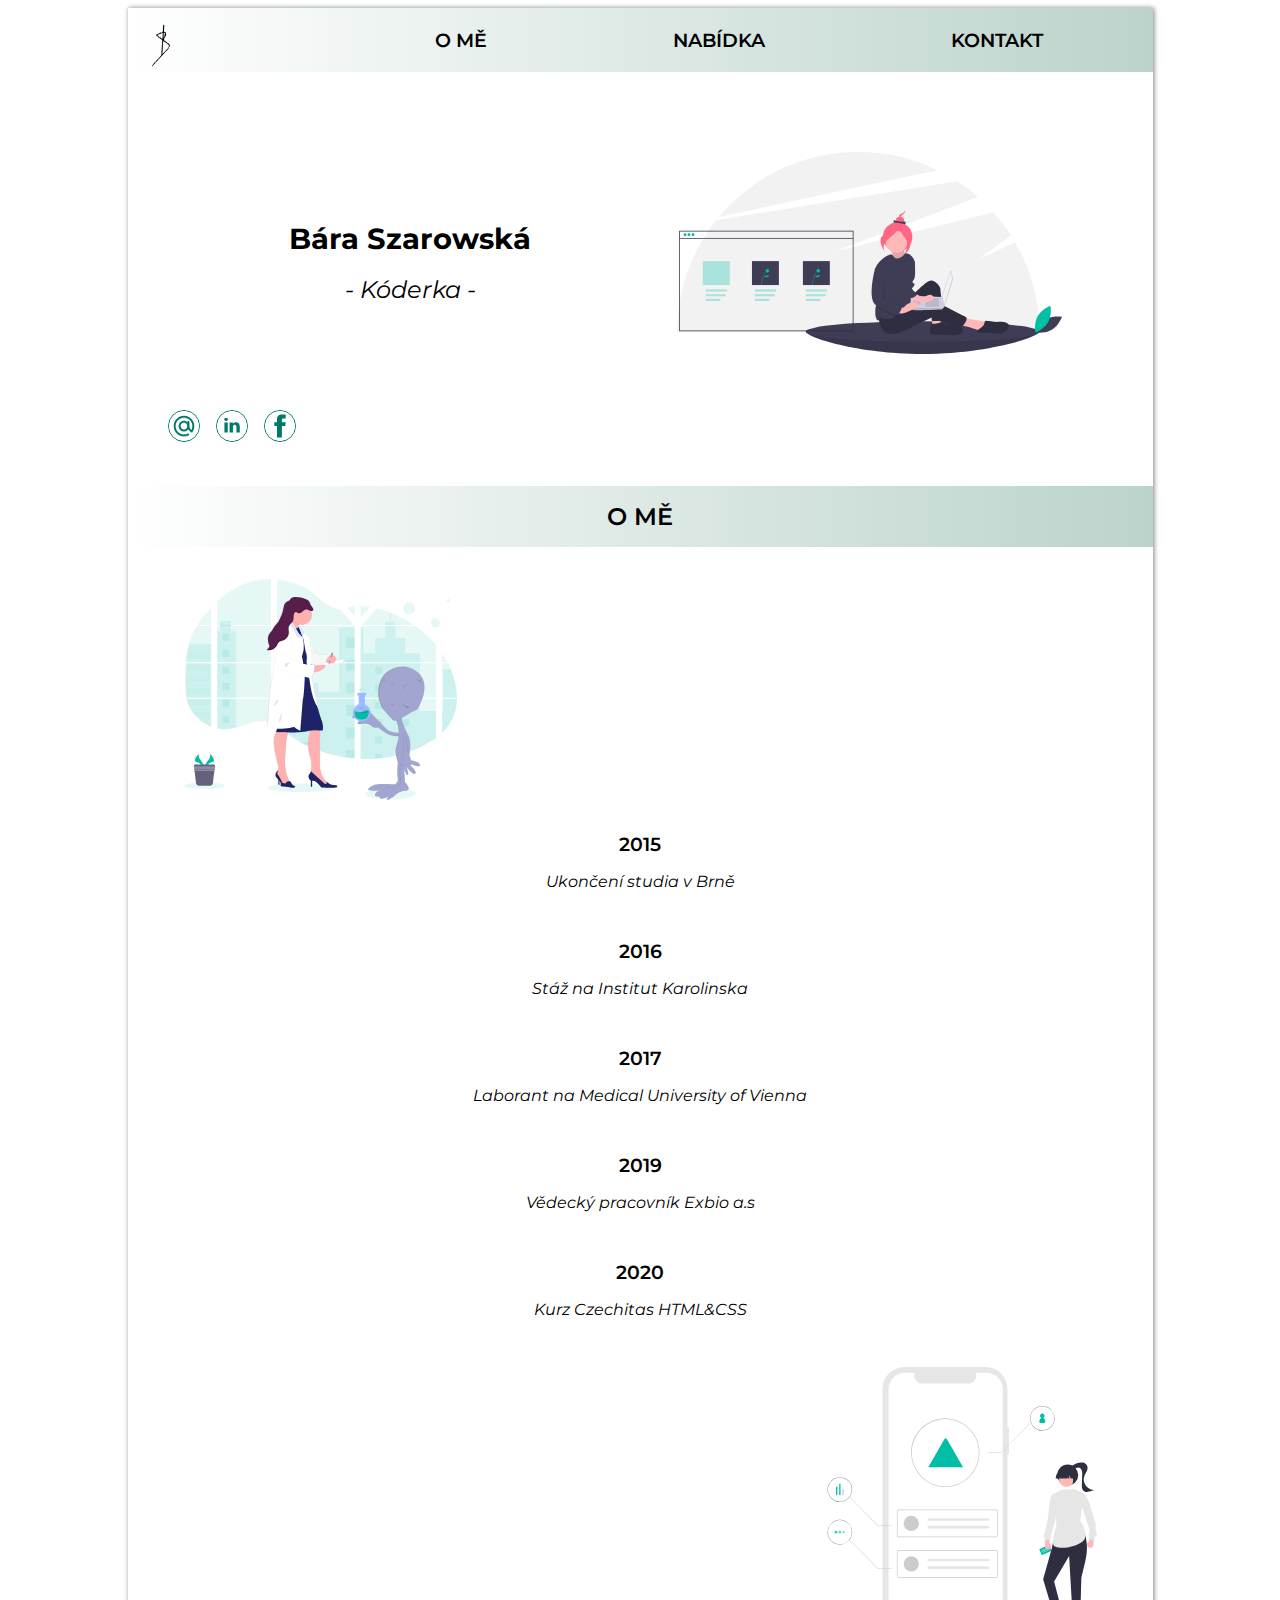
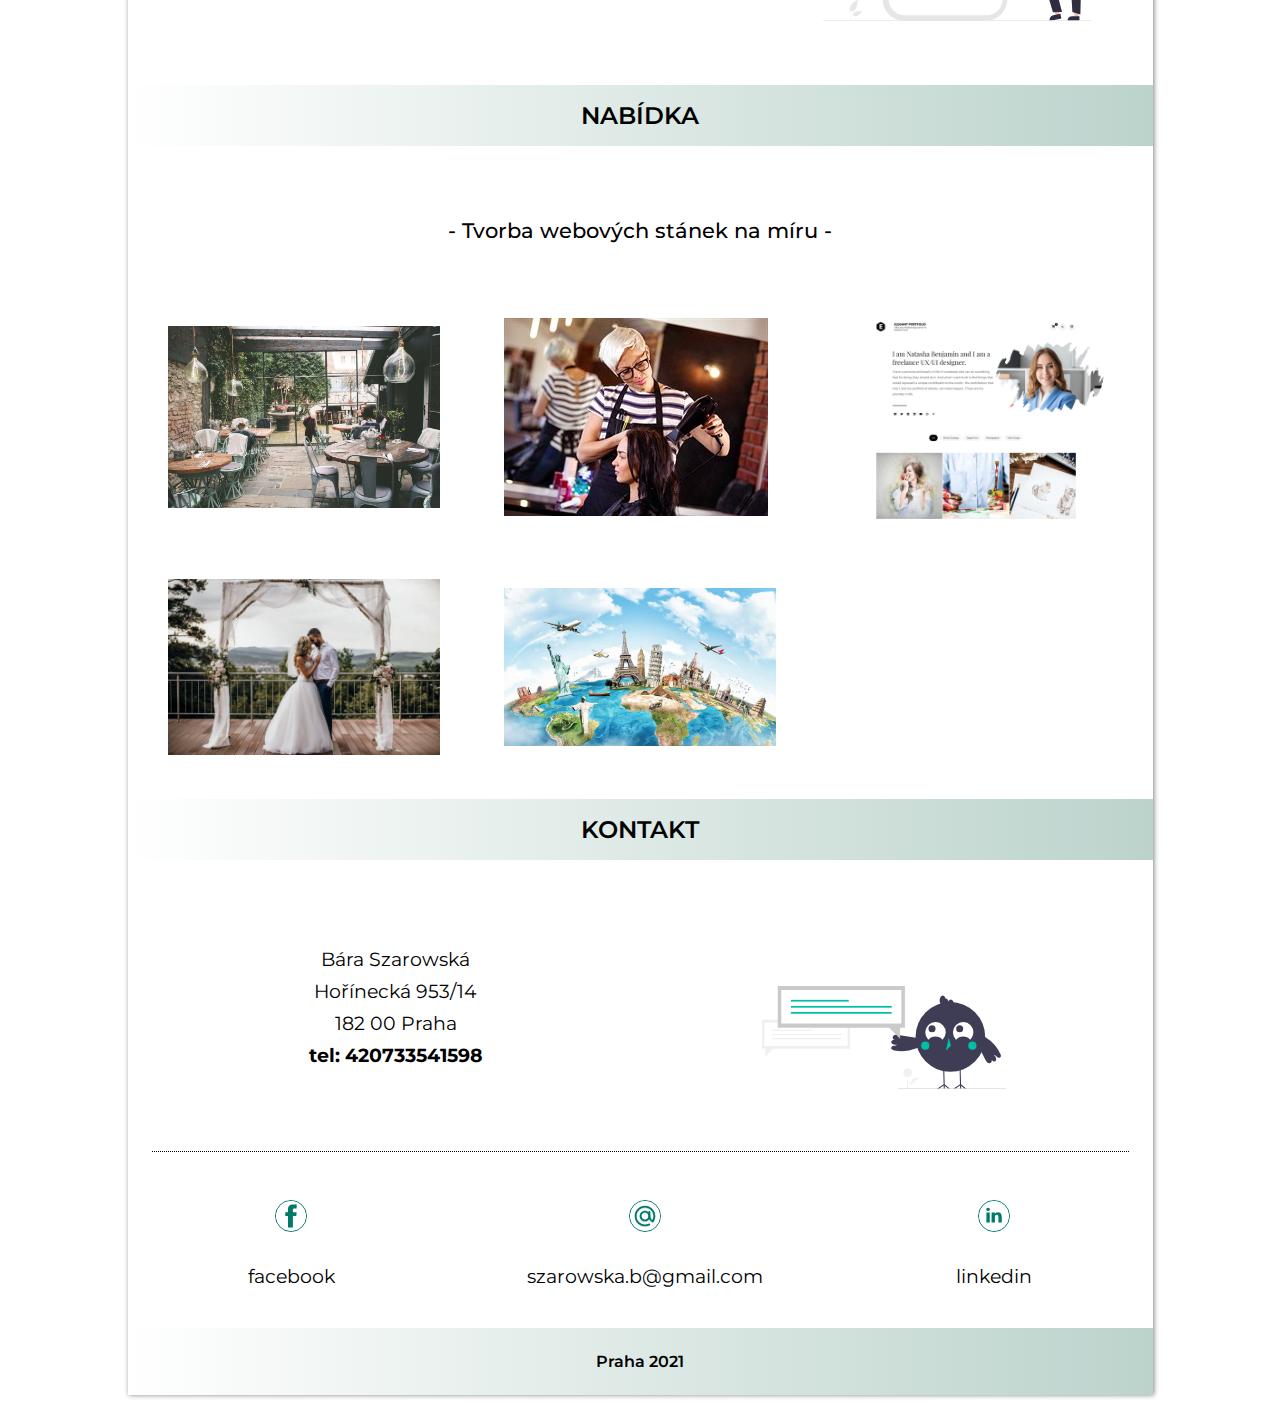
<file: index.html>
<!DOCTYPE html>
<html lang="cs">

<head>
    <meta charset="UTF-8">
    <meta http-equiv="X-UA-Compatible" content="IE=edge">
    <meta name="viewport" content="width=device-width, initial-scale=1.0">
    <title>Portfolio Bara Szarowska</title>
    <link rel="preconnect" href="https://fonts.gstatic.com">
    <link href="https://fonts.googleapis.com/css2?family=Montserrat:wght@100;300;400;500;600&display=swap" rel="stylesheet">
    <link rel="stylesheet" href="style.css">
</head>



<body>

    <div class="container container--text">

        <!---HEADER-->


        <header>
            <img src="pictures/logo_bez_pozadi.png" alt="logo Bara Szarowska" class="header__logo--modification">

            <nav class="nav nav--text">
                <li class="nav__items">
                    <a href="#about-me">O mě</a>
                </li>
                <li class="nav__items">
                    <a href="#offer">Nabídka</a>
                </li>
                <li class="nav__items">
                    <a href="#contact">Kontakt</a>
                </li>
            </nav>
        </header>


        <!---MAIN INFORMATION--->

        <div class="introduction">
            <div class="introduction-me">
                <h1 class="introduction-me__name--text">Bára Szarowská</h1>
                <span class="introduction-me__job--text">- Kóderka -</span>
            </div>

            <img src="vektorove obrazky/undraw_web_development_w2vv.svg" alt="web developer" class="introduction__portrait introduction__portrait--modification">
        </div>

        <ul class="contact-icons">
            <li class="contact-icons__button">
                <a href="mailto:szarowska.b@gmail.com"><img src="vektorove obrazky/iconfinder_email_1055066.svg" alt="odkaz_email" class="contact-icons__button--modification"></a>
            </li>

            <li class="contact-icons__button">
                <a href="https://www.linkedin.com/in/b%C3%A1ra-szarowsk%C3%A1-8a65bb166/" target="_blank"><img src="vektorove obrazky/iconfinder_linked_in_online_social_media_734393.svg" alt="odkaz_linkedin" class="contact-icons__button--modification"></a>


            </li>
            <li class="contact-icons__button">
                <a href="https://www.facebook.com/bara.szarowska" target="_blank"><img src="vektorove obrazky/iconfinder_facebook_834722.svg" alt="odkaz_facebook" class="contact-icons__button--modification"></a>

            </li>
        </ul>



        <!---ABOUT ME-->


        <h2 class="section_heading section_heading--text">O MĚ</h2>
        <section id="about-me">

            <div class="about-me">
                <img src="vektorove obrazky/undraw_alien_science_nonm.svg" alt="animace vědkyně" class="about-me__first-animation--modification">

                <div class="about-me-timeline">
                    <div class="about-me-timeline-point">
                        <div class="about-me-timeline-point-description">
                            <span class="about-me-timeline-point-description__year about-me-timeline-point-description__year--text">2015</span>
                            <p class="about-me-timeline-point_info about-me-timeline-point-description__info--text">Ukončení studia v Brně</p>
                        </div>

                    </div>

                    <div class="about-me-timeline-point">
                        <div class="about-me-timeline-point-description">
                            <span class="about-me-timeline-point-description__year about-me-timeline-point-description__year--text">2016</span>
                            <p class="about-me-timeline-point-description__info about-me-timeline-point-description__info--text">Stáž na Institut Karolinska</p>
                        </div>


                    </div>

                    <div class="about-me-timeline-point">
                        <div class="about-me-timeline-point-description">
                            <span class="about-me-timeline-point-description__year about-me-timeline-point-description__year--text">2017</span>
                            <p class="about-me-timeline-point-description__info about-me-timeline-point-description__info--text">Laborant na Medical University of Vienna</p>
                        </div>


                    </div>

                    <div class="about-me-timeline-point">
                        <div class="about-me-timeline-point-description">
                            <span class="about-me-timeline-point-description__year about-me-timeline-point-description__year--text">2019</span>
                            <p class="about-me-timeline-point-description__info about-me-timeline-point-description__info--text">Vědecký pracovník Exbio a.s</p>
                        </div>


                    </div>

                    <div class="about-me-timeline-point">
                        <div class="about-me-timeline-point-description">
                            <span class="about-me-timeline-point-description__year about-me-timeline-point-description__year--text">2020</span>
                            <p class="about-me-timeline-point-description__info about-me-timeline-point-description__info--text">Kurz Czechitas HTML&CSS</p>
                        </div>

                    </div>

                </div>
                <img src="vektorove obrazky/undraw_app_data_re_vg5c.svg" alt="animace programátorky" class="about-me__second-animation--modification">
            </div>
        </section>

        <!---OFFER-->
        <h2 class="section_heading section_heading--text">NABÍDKA</h2>
        <section id="offer" class="section-offer">

            <p class="section-offer__description section-offer__description--modification">
                -&nbspTvorba webových stánek na míru&nbsp-
            </p>
            <figure>
                <img src="pictures/kavarna.jpg" alt="Obrázek kavárny">
                <figcaption>Otevíráte kavárnu?</figcaption>
            </figure>

            <figure>
                <img src="pictures/kadeřnice.jpg" alt="obrázek kadeřnice">
                <figcaption>Chcete dát o sobě vědět?</figcaption>
            </figure>

            <figure>
                <img src="pictures/portfolio.png" alt="Obrázek portfolia">
                <figcaption>Potřebujete online portfolio?</figcaption>
            </figure>

            <figure>
                <img src="pictures/svatba.jpg" alt="Obrázek nevěsty a ženicha">
                <figcaption>Plánujete svatbu?</figcaption>
            </figure>

            <figure>
                <img src="pictures/cestování.jpg" alt="Obrázek cestování">
                <figcaption>Máte obsah, ale ne formu?</figcaption>
            </figure>
        </section>

        <!---CONTACT-->
        <h2 class="section_heading section_heading--text">KONTAKT</h2>
        <section id="contact" class="contact">


            <div class="contact-main">
                <p> Bára Szarowská<br>
                    Hořínecká 953/14<br>
                    182 00 Praha <br>

                    <strong> tel: 420733541598</strong>
                </p>
            </div>
            <ul class="contact-online">
                <li class="contact-online__button">

                    <a href="mailto:szarowska.b@gmail.com"><img src="vektorove obrazky/iconfinder_email_1055066.svg" alt="odkaz_email" class="contact-online__button--modification">szarowska.b@gmail.com</a>
                </li>

                <li class="contact-online__button">

                    <a href="https://www.linkedin.com/in/b%C3%A1ra-szarowsk%C3%A1-8a65bb166/" target="_blank"><img src="vektorove obrazky/iconfinder_linked_in_online_social_media_734393.svg" alt="odkaz_linkedin" class="contact-online__button--modification">linkedin</a>

                </li>
                <li class="contact-online__button">

                    <a href="https://www.facebook.com/bara.szarowska" target="_blank"><img src="vektorove obrazky/iconfinder_facebook_834722.svg" alt="odkaz_facebook" class="contact-online__button--modification">facebook</a>
                </li>

            </ul>
            <img src="vektorove obrazky/undraw_quick_chat_re_bit5.svg" alt="animace ptáček s bublinou" class="contact__animation--modification">
        </section>

        <section class="footer">
            <p> Praha 2021</p>
        </section>
    </div>
</body>




</html>
</file>
<file: style.css>
@charset "UTF-8";
/*---velikosti pisma---*/
/*---styl pisma---*/
/*---barvy---*/
/*---odsazeni---*/
/*---odkazy---*/
/*---mixin---*/
/*---ostatni---*/
@-webkit-keyframes shake {
  0% {
    -webkit-transform: translate(1px, 1px) rotate(0deg);
            transform: translate(1px, 1px) rotate(0deg);
  }
  10% {
    -webkit-transform: translate(-1px, -2px) rotate(-1deg);
            transform: translate(-1px, -2px) rotate(-1deg);
  }
  20% {
    -webkit-transform: translate(-3px, 0px) rotate(1deg);
            transform: translate(-3px, 0px) rotate(1deg);
  }
  30% {
    -webkit-transform: translate(3px, 2px) rotate(0deg);
            transform: translate(3px, 2px) rotate(0deg);
  }
  40% {
    -webkit-transform: translate(1px, -1px) rotate(1deg);
            transform: translate(1px, -1px) rotate(1deg);
  }
  50% {
    -webkit-transform: translate(-1px, 2px) rotate(-1deg);
            transform: translate(-1px, 2px) rotate(-1deg);
  }
  60% {
    -webkit-transform: translate(-3px, 1px) rotate(0deg);
            transform: translate(-3px, 1px) rotate(0deg);
  }
  70% {
    -webkit-transform: translate(3px, 1px) rotate(-1deg);
            transform: translate(3px, 1px) rotate(-1deg);
  }
  80% {
    -webkit-transform: translate(-1px, -1px) rotate(1deg);
            transform: translate(-1px, -1px) rotate(1deg);
  }
  90% {
    -webkit-transform: translate(1px, 2px) rotate(0deg);
            transform: translate(1px, 2px) rotate(0deg);
  }
  100% {
    -webkit-transform: translate(1px, -2px) rotate(-1deg);
            transform: translate(1px, -2px) rotate(-1deg);
  }
}
@keyframes shake {
  0% {
    -webkit-transform: translate(1px, 1px) rotate(0deg);
            transform: translate(1px, 1px) rotate(0deg);
  }
  10% {
    -webkit-transform: translate(-1px, -2px) rotate(-1deg);
            transform: translate(-1px, -2px) rotate(-1deg);
  }
  20% {
    -webkit-transform: translate(-3px, 0px) rotate(1deg);
            transform: translate(-3px, 0px) rotate(1deg);
  }
  30% {
    -webkit-transform: translate(3px, 2px) rotate(0deg);
            transform: translate(3px, 2px) rotate(0deg);
  }
  40% {
    -webkit-transform: translate(1px, -1px) rotate(1deg);
            transform: translate(1px, -1px) rotate(1deg);
  }
  50% {
    -webkit-transform: translate(-1px, 2px) rotate(-1deg);
            transform: translate(-1px, 2px) rotate(-1deg);
  }
  60% {
    -webkit-transform: translate(-3px, 1px) rotate(0deg);
            transform: translate(-3px, 1px) rotate(0deg);
  }
  70% {
    -webkit-transform: translate(3px, 1px) rotate(-1deg);
            transform: translate(3px, 1px) rotate(-1deg);
  }
  80% {
    -webkit-transform: translate(-1px, -1px) rotate(1deg);
            transform: translate(-1px, -1px) rotate(1deg);
  }
  90% {
    -webkit-transform: translate(1px, 2px) rotate(0deg);
            transform: translate(1px, 2px) rotate(0deg);
  }
  100% {
    -webkit-transform: translate(1px, -2px) rotate(-1deg);
            transform: translate(1px, -2px) rotate(-1deg);
  }
}

/*------------------------------------------*/
html {
  -webkit-box-sizing: border-box;
          box-sizing: border-box;
}

::after,
::before {
  -webkit-box-sizing: inherit;
          box-sizing: inherit;
}

.container {
  margin: auto;
  -webkit-box-shadow: 1px 0 5px #808080;
          box-shadow: 1px 0 5px #808080;
  max-width: 1025px;
}

.container--text {
  font-family: 'Montserrat', sans-serif;
  color: #000000;
}

/*-----------------mobil-----------------------*/
/*---HEADER---*/
header {
  display: -webkit-box;
  display: -ms-flexbox;
  display: flex;
  -webkit-box-pack: justify;
      -ms-flex-pack: justify;
          justify-content: space-between;
  padding: 0.5rem;
  background-image: -webkit-gradient(linear, left top, right top, from(#bcd3cc00), to(#bcd3cc));
  background-image: linear-gradient(to right, #bcd3cc00, #bcd3cc);
  height: 2rem;
}

.header__logo--modification {
  height: 20px;
}

.nav {
  display: -webkit-box;
  display: -ms-flexbox;
  display: flex;
  -ms-flex-pack: distribute;
      justify-content: space-around;
  -webkit-box-align: center;
      -ms-flex-align: center;
          align-items: center;
  -ms-flex-preferred-size: 80%;
      flex-basis: 80%;
}

.nav__items {
  list-style: none;
}

.nav--text {
  text-transform: uppercase;
  font-weight: 600;
  font-size: 0.8rem;
}

.nav a {
  text-decoration: none;
  color: #000000;
  padding: 1rem 0.6rem;
}

.nav a:hover {
  background-color: #ffff;
  border-radius: 10px;
}

/*---MAIN INFORMATION---*/
.introduction {
  display: -webkit-box;
  display: -ms-flexbox;
  display: flex;
  -webkit-box-orient: vertical;
  -webkit-box-direction: normal;
      -ms-flex-direction: column;
          flex-direction: column;
  -webkit-box-align: center;
      -ms-flex-align: center;
          align-items: center;
  -webkit-box-pack: center;
      -ms-flex-pack: center;
          justify-content: center;
}

.introduction__portrait--modification {
  max-width: 60%;
  -ms-grid-column-align: center;
      justify-self: center;
  margin-top: 3rem;
  margin-bottom: 1rem;
}

.introduction-me {
  text-align: center;
  margin-top: 2rem;
}

.introduction-me__name--text {
  font-size: 1.2rem;
}

.introduction-me__job--text {
  font-size: 1rem;
  font-style: italic;
  margin: 0;
}

.contact-icons {
  padding-left: 0;
  display: -webkit-box;
  display: -ms-flexbox;
  display: flex;
  list-style: none;
  margin-top: 2rem;
  -webkit-box-pack: space-evenly;
      -ms-flex-pack: space-evenly;
          justify-content: space-evenly;
}

.contact-icons__button {
  padding: 0.3rem;
}

.contact-icons__button--modification {
  height: 20px;
  border-radius: 50%;
  border: solid 1px #00796B;
}

/*---HEADING and SECTION---*/
.section_heading {
  padding: 1rem 2rem;
  background-image: -webkit-gradient(linear, left top, right top, from(#bcd3cc00), to(#bcd3cc));
  background-image: linear-gradient(to right, #bcd3cc00, #bcd3cc);
  text-align: center;
}

.section_heading--text {
  font-size: 1rem;
  font-weight: 600;
}

section {
  margin: 1.5rem;
}

section:last-child {
  margin: 0;
}

/*---ABOUT ME---*/
.about-me {
  margin: 2rem;
  display: -webkit-box;
  display: -ms-flexbox;
  display: flex;
  -webkit-box-orient: vertical;
  -webkit-box-direction: normal;
      -ms-flex-direction: column;
          flex-direction: column;
  -webkit-box-align: center;
      -ms-flex-align: center;
          align-items: center;
}

.about-me__description {
  margin-bottom: 2rem;
  text-align: center;
}

.about-me__description--text {
  font-size: 0.8rem;
}

.about-me__first-animation--modification,
.about-me__second-animation--modification {
  max-width: 35%;
  margin-bottom: 2rem;
}

.about-me-timeline-point {
  margin-bottom: 2rem;
}

.about-me-timeline-point-description {
  display: -webkit-box;
  display: -ms-flexbox;
  display: flex;
  -webkit-box-orient: vertical;
  -webkit-box-direction: normal;
      -ms-flex-direction: column;
          flex-direction: column;
  -webkit-box-align: center;
      -ms-flex-align: center;
          align-items: center;
  text-align: center;
}

.about-me-timeline-point-description__year--text {
  font-size: 0.9rem;
  font-weight: 600;
}

.about-me-timeline-point-description__info--text {
  font-size: 0.8rem;
  font-style: italic;
}

/*---OFFER---*/
.section-offer {
  display: -ms-grid;
  display: grid;
  -webkit-box-pack: center;
      -ms-flex-pack: center;
          justify-content: center;
  row-gap: 2rem;
}

.section-offer__description {
  font-weight: 500;
  font-size: 1rem;
  margin-top: 2rem;
  text-align: center;
  margin-bottom: 0;
}

.section-offer img {
  place-self: center;
  max-width: 100%;
}

.section-offer figcaption {
  color: #000000;
  font-style: italic;
  margin-top: 0.8rem;
  font-size: 0.8rem;
  text-align: center;
}

/*---CONTACT---*/
.contact {
  display: -webkit-box;
  display: -ms-flexbox;
  display: flex;
  -webkit-box-orient: vertical;
  -webkit-box-direction: normal;
      -ms-flex-direction: column;
          flex-direction: column;
  -webkit-box-align: center;
      -ms-flex-align: center;
          align-items: center;
}

.contact-main {
  display: -webkit-box;
  display: -ms-flexbox;
  display: flex;
  -webkit-box-orient: vertical;
  -webkit-box-direction: normal;
      -ms-flex-direction: column;
          flex-direction: column;
}

.contact-main p {
  text-align: center;
  line-height: 2rem;
  padding-bottom: 2rem;
  border-bottom: 1px dashed #000000;
  margin-bottom: 0;
}

.contact-online {
  padding-left: 0;
  display: -webkit-box;
  display: -ms-flexbox;
  display: flex;
  -webkit-box-orient: vertical;
  -webkit-box-direction: normal;
      -ms-flex-direction: column;
          flex-direction: column;
  list-style: none;
  -webkit-box-align: center;
      -ms-flex-align: center;
          align-items: center;
}

.contact-online__button--modification {
  max-width: 30px;
  margin-top: 2rem;
  margin-bottom: 2rem;
  -webkit-box-align: center;
      -ms-flex-align: center;
          align-items: center;
  border-radius: 50%;
  border: solid 1px #00796B;
}

.contact-online a {
  display: -webkit-box;
  display: -ms-flexbox;
  display: flex;
  -webkit-box-orient: vertical;
  -webkit-box-direction: normal;
      -ms-flex-direction: column;
          flex-direction: column;
  -webkit-box-align: center;
      -ms-flex-align: center;
          align-items: center;
  text-decoration: none;
  color: #000000;
  align-items: center;
}

.contact__animation--modification {
  max-width: 50%;
  margin-top: 3rem;
}

/*---FOOTER---*/
.footer {
  font-size: 0.8rem;
  text-align: center;
  font-weight: 600;
  margin-top: 2rem;
  padding: 0.5rem;
  background-image: -webkit-gradient(linear, left top, right top, from(#bcd3cc00), to(#bcd3cc));
  background-image: linear-gradient(to right, #bcd3cc00, #bcd3cc);
}

/*-----------------tablet-----------------------*/
@media screen and (min-width: 450px) {
  /*---HEADER---*/
  header {
    padding: 1rem;
  }
  .header__logo--modification {
    height: 35px;
  }
  .nav--text {
    font-size: 1rem;
  }
  /*---MAIN INFORMATION---*/
  .introduction {
    margin: 2rem;
    -webkit-box-orient: horizontal;
    -webkit-box-direction: normal;
        -ms-flex-direction: row;
            flex-direction: row;
    -webkit-box-pack: space-evenly;
        -ms-flex-pack: space-evenly;
            justify-content: space-evenly;
  }
  .introduction-me {
    padding-right: 0.5rem;
    -ms-flex-preferred-size: 60%;
        flex-basis: 60%;
    -webkit-box-ordinal-group: 0;
        -ms-flex-order: -1;
            order: -1;
  }
  .introduction-me__name--text {
    font-size: 1.8rem;
  }
  .introduction-me__job--text {
    font-size: 1.5rem;
  }
  .contact-icons {
    -webkit-box-pack: start;
        -ms-flex-pack: start;
            justify-content: start;
    margin: 2rem;
  }
  .contact-icons__button {
    padding: 0.5rem;
  }
  .contact-icons__button--modification {
    height: 30px;
  }
  .introduction__portrait--modification {
    max-width: 40%;
    margin-left: 0.5rem;
  }
  .header-bottom {
    margin-top: 2.5rem;
  }
  /*---HEADING---*/
  .section_heading--text {
    font-size: 1.5rem;
  }
  /*---ABOUT ME---*/
  .about-me__description--text {
    font-size: 1rem;
  }
  .about-me-timeline-point-description__year--text {
    font-size: 1.2rem;
  }
  .about-me-timeline-point-description__info--text {
    font-size: 1rem;
  }
  /*---OFFER---*/
  /*---Chtěla bych se zeptat, zda při tom, jak mám napsané HTML je možné nějak udět aby měli obrázky stejnou výšku / šířku? Zkoušela jsem to podle  4. lekce, ale nefunguje mi to :( Děkuji ---*/
  .section-offer {
    -ms-grid-columns: (1fr)[2];
        grid-template-columns: repeat(2, 1fr);
    -webkit-column-gap: 2rem;
            column-gap: 2rem;
    row-gap: 1.5rem;
    -webkit-box-pack: center;
        -ms-flex-pack: center;
            justify-content: center;
    -webkit-box-align: center;
        -ms-flex-align: center;
            align-items: center;
  }
  .section-offer__description {
    -ms-grid-column-span: 2;
        grid-column-end: span 2;
    margin-bottom: 2rem;
    margin-top: 3rem;
  }
  .section-offer__description--modification {
    font-size: 1.3rem;
  }
  figure {
    position: relative;
    overflow: hidden;
    margin: 1rem;
  }
  figure img {
    max-width: 100%;
    -webkit-transition: -webkit-transform 1s ease;
    transition: -webkit-transform 1s ease;
    transition: transform 1s ease;
    transition: transform 1s ease, -webkit-transform 1s ease;
  }
  figure:hover img {
    -webkit-transform: scale(1.2);
            transform: scale(1.2);
  }
  /*---Jak můžu nastavit padding u figcaption? Jde mi o to, že když to vyjede, tak ať některý text není úplně nalepený na hranici obrázku. Bude to určitě nějaká prkotina, ale vůbec na to nemůžu přijít :/ Děkuji ! */
  figcaption {
    display: -webkit-box;
    display: -ms-flexbox;
    display: flex;
    -webkit-box-orient: vertical;
    -webkit-box-direction: normal;
        -ms-flex-direction: column;
            flex-direction: column;
    -webkit-box-pack: center;
        -ms-flex-pack: center;
            justify-content: center;
    opacity: 0;
    position: absolute;
    bottom: 0;
    left: 0;
    right: 0;
    width: 100%;
    height: 0;
    -webkit-transition: .5s ease;
    transition: .5s ease;
    background: black;
    overflow: hidden;
  }
  figure:hover figcaption {
    opacity: 1;
    background: rgba(0, 0, 0, 0.5);
    height: 100%;
    color: #e2e1e1;
    font-weight: 600;
    font-size: 1.2rem;
  }
  /*---CONTACT---*/
  .contact-main {
    font-size: 1.2rem;
    line-height: 2.5rem;
  }
  .contact-online__button--modification:hover {
    -webkit-transform: scale(1.2);
            transform: scale(1.2);
    -webkit-transform: rotate(360deg);
            transform: rotate(360deg);
    -webkit-transition: 500ms;
    transition: 500ms;
  }
  .contact-online__button {
    font-size: 1.2rem;
  }
  .contact__animation--modification:hover {
    -webkit-animation: shake 0.5s;
            animation: shake 0.5s;
  }
  /*---FOOTER---*/
  .footer {
    font-size: 1rem;
  }
}

/*-----------------PC-----------------------*/
@media screen and (min-width: 650px) {
  /*---HEADER---*/
  .header__logo--modification {
    height: 45px;
  }
  .nav--text {
    font-size: 1.2rem;
  }
  /*---MAIN INFORMATION---*/
  .introduction-me {
    -ms-flex-preferred-size: 40%;
        flex-basis: 40%;
  }
  /*---ABOUT ME---*/
  .about-me__first-animation--modification {
    -ms-flex-item-align: start;
        align-self: flex-start;
    max-width: 30%;
    margin-top: 0;
  }
  .about-me__second-animation--modification {
    -ms-flex-item-align: end;
        align-self: flex-end;
    max-width: 30%;
  }
  /*---OFFER---*/
  .section-offer {
    -ms-grid-columns: (1fr)[3];
        grid-template-columns: repeat(3, 1fr);
  }
  .section-offer__description {
    -ms-grid-column-span: 3;
        grid-column-end: span 3;
    -webkit-box-ordinal-group: 0;
        -ms-flex-order: -1;
            order: -1;
    -ms-flex-item-align: center;
        -ms-grid-row-align: center;
        align-self: center;
  }
  /*---CONTACT---*/
  .contact {
    margin-top: 4rem;
    display: -ms-grid;
    display: grid;
    -ms-grid-columns: (1fr)[2];
        grid-template-columns: repeat(2, 1fr);
    row-gap: 2rem;
  }
  .contact__animation--modification {
    -ms-grid-column-align: center;
        justify-self: center;
  }
  .contact-main {
    -ms-grid-column-align: center;
        justify-self: center;
  }
  .contact-main p {
    border-bottom: none;
  }
  .contact-online {
    -webkit-box-ordinal-group: 4;
        -ms-flex-order: 3;
            order: 3;
    -ms-grid-column-span: 2;
        grid-column-end: span 2;
    display: -webkit-box;
    display: -ms-flexbox;
    display: flex;
    -webkit-box-orient: horizontal;
    -webkit-box-direction: normal;
        -ms-flex-direction: row;
            flex-direction: row;
    -ms-flex-pack: distribute;
        justify-content: space-around;
    padding-top: 1rem;
    border-top: 1px dotted #000000;
  }
  .contact-online li:nth-child(3) {
    -webkit-box-ordinal-group: 0;
        -ms-flex-order: -1;
            order: -1;
  }
  .contact-online a:nth-child(2) {
    padding-left: 2rem;
  }
}
/*# sourceMappingURL=style.css.map */
</file>
